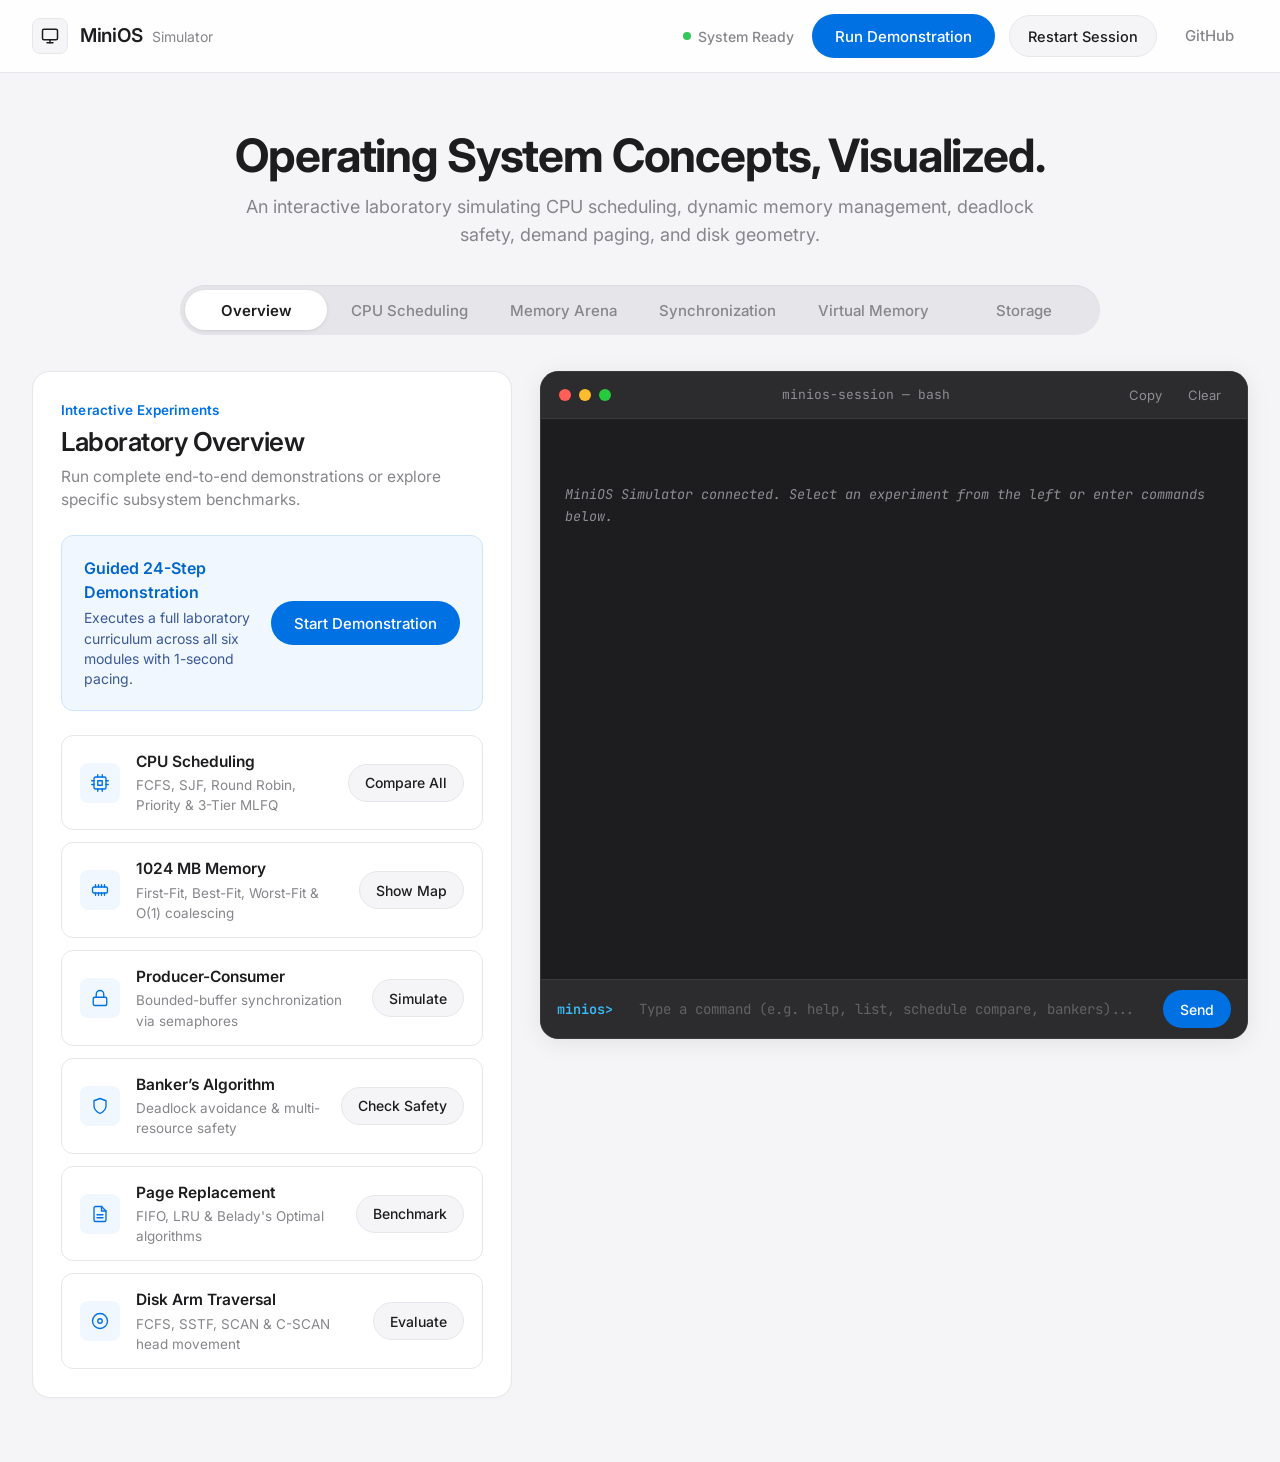
<file: index.html>
<!DOCTYPE html>
<html lang="en">
<head>
  <meta charset="UTF-8">
  <meta name="viewport" content="width=device-width, initial-scale=1.0">
  <title>MiniOS — Operating System Simulator</title>
  <link rel="preconnect" href="https://fonts.googleapis.com">
  <link rel="preconnect" href="https://fonts.gstatic.com" crossorigin>
  <link href="https://fonts.googleapis.com/css2?family=Inter:wght@400;500;600;700&family=JetBrains+Mono:wght@400;500&display=swap" rel="stylesheet">
  <link rel="stylesheet" href="style.css?v=3.2">
</head>
<body>

  <!-- Top Navigation Bar (Apple Minimal Light) -->
  <header class="navbar">
    <div class="nav-container">
      <div class="nav-brand">
        <div class="nav-logo">
          <svg width="18" height="18" viewBox="0 0 24 24" fill="none" stroke="currentColor" stroke-width="2" stroke-linecap="round" stroke-linejoin="round">
            <rect x="2" y="3" width="20" height="14" rx="2" ry="2"></rect>
            <line x1="8" y1="21" x2="16" y2="21"></line>
            <line x1="12" y1="17" x2="12" y2="21"></line>
          </svg>
        </div>
        <div>
          <span class="brand-title">MiniOS</span>
          <span class="brand-tag">Simulator</span>
        </div>
      </div>

      <div class="nav-actions">
        <span class="status-indicator" id="statusBadge">
          <span class="status-dot"></span>
          System Ready
        </span>
        <button class="btn btn-primary" id="fullDemoBtn" onclick="toggleFullDemo()">Run Demonstration</button>
        <button class="btn btn-secondary" onclick="resetSession()">Restart Session</button>
        <a href="https://github.com/aarushdubey/MiniOS" target="_blank" class="nav-link">GitHub</a>
      </div>
    </div>
  </header>

  <!-- Main Content Lane -->
  <main class="page-body">
    <div class="content-wrapper">

      <!-- Hero Header -->
      <section class="hero-header">
        <h1 class="hero-title">Operating System Concepts, Visualized.</h1>
        <p class="hero-subtext">
          An interactive laboratory simulating CPU scheduling, dynamic memory management, deadlock safety, demand paging, and disk geometry.
        </p>
      </section>

      <!-- Apple Segmented Control (Module Switcher) -->
      <nav class="segmented-control" role="tablist">
        <button class="seg-btn active" onclick="switchTab('overview')" id="tabBtn-overview" role="tab" aria-selected="true">
          <span>Overview</span>
        </button>
        <button class="seg-btn" onclick="switchTab('cpu')" id="tabBtn-cpu" role="tab" aria-selected="false">
          <span>CPU Scheduling</span>
        </button>
        <button class="seg-btn" onclick="switchTab('memory')" id="tabBtn-memory" role="tab" aria-selected="false">
          <span>Memory Arena</span>
        </button>
        <button class="seg-btn" onclick="switchTab('sync')" id="tabBtn-sync" role="tab" aria-selected="false">
          <span>Synchronization</span>
        </button>
        <button class="seg-btn" onclick="switchTab('paging')" id="tabBtn-paging" role="tab" aria-selected="false">
          <span>Virtual Memory</span>
        </button>
        <button class="seg-btn" onclick="switchTab('disk')" id="tabBtn-disk" role="tab" aria-selected="false">
          <span>Storage</span>
        </button>
      </nav>

      <!-- Workspace: 2-Column Split (Module Controls + macOS Terminal Window) -->
      <div class="workspace-grid">

        <!-- Left Column: Active Module Panel -->
        <section class="panel-column">

          <!-- TAB 1: OVERVIEW & QUICK TOUR -->
          <div class="module-card tab-pane active" id="tab-overview">
            <div class="card-header-clean">
              <span class="card-eyebrow">Interactive Experiments</span>
              <h2 class="card-title">Laboratory Overview</h2>
              <p class="card-desc">Run complete end-to-end demonstrations or explore specific subsystem benchmarks.</p>
            </div>

            <!-- Hero Action Box -->
            <div class="hero-action-box">
              <div class="action-box-content">
                <h3>Guided 24-Step Demonstration</h3>
                <p>Executes a full laboratory curriculum across all six modules with 1-second pacing.</p>
              </div>
              <button class="btn btn-primary" onclick="toggleFullDemo()">Start Demonstration</button>
            </div>

            <div class="overview-grid">
              <!-- Item 1: CPU Scheduling -->
              <div class="overview-tile" onclick="switchTab('cpu')">
                <div class="tile-icon">
                  <svg width="18" height="18" viewBox="0 0 24 24" fill="none" stroke="currentColor" stroke-width="1.8" stroke-linecap="round" stroke-linejoin="round">
                    <rect x="4" y="4" width="16" height="16" rx="2"></rect>
                    <rect x="9" y="9" width="6" height="6"></rect>
                    <path d="M9 1v3M15 1v3M9 20v3M15 20v3M20 9h3M20 14h3M1 9h3M1 14h3"></path>
                  </svg>
                </div>
                <div class="tile-body">
                  <h4>CPU Scheduling</h4>
                  <p>FCFS, SJF, Round Robin, Priority &amp; 3-Tier MLFQ</p>
                </div>
                <button class="btn btn-secondary btn-sm" onclick="event.stopPropagation(); runCommand('schedule compare')">Compare All</button>
              </div>

              <!-- Item 2: Memory Arena -->
              <div class="overview-tile" onclick="switchTab('memory')">
                <div class="tile-icon">
                  <svg width="18" height="18" viewBox="0 0 24 24" fill="none" stroke="currentColor" stroke-width="1.8" stroke-linecap="round" stroke-linejoin="round">
                    <path d="M6 19v-3M10 19v-3M14 19v-3M18 19v-3M6 8V5M10 8V5M14 8V5M18 8V5"></path>
                    <rect x="2" y="8" width="20" height="8" rx="2"></rect>
                  </svg>
                </div>
                <div class="tile-body">
                  <h4>1024 MB Memory</h4>
                  <p>First-Fit, Best-Fit, Worst-Fit &amp; O(1) coalescing</p>
                </div>
                <button class="btn btn-secondary btn-sm" onclick="event.stopPropagation(); runCommand('mem_status')">Show Map</button>
              </div>

              <!-- Item 3: Concurrency -->
              <div class="overview-tile" onclick="switchTab('sync')">
                <div class="tile-icon">
                  <svg width="18" height="18" viewBox="0 0 24 24" fill="none" stroke="currentColor" stroke-width="1.8" stroke-linecap="round" stroke-linejoin="round">
                    <rect x="3" y="11" width="18" height="11" rx="2" ry="2"></rect>
                    <path d="M7 11V7a5 5 0 0 1 10 0v4"></path>
                  </svg>
                </div>
                <div class="tile-body">
                  <h4>Producer-Consumer</h4>
                  <p>Bounded-buffer synchronization via semaphores</p>
                </div>
                <button class="btn btn-secondary btn-sm" onclick="event.stopPropagation(); runCommand('producer_consumer')">Simulate</button>
              </div>

              <!-- Item 4: Deadlocks -->
              <div class="overview-tile" onclick="switchTab('sync')">
                <div class="tile-icon">
                  <svg width="18" height="18" viewBox="0 0 24 24" fill="none" stroke="currentColor" stroke-width="1.8" stroke-linecap="round" stroke-linejoin="round">
                    <path d="M12 22s8-4 8-10V5l-8-3-8 3v7c0 6 8 10 8 10z"></path>
                  </svg>
                </div>
                <div class="tile-body">
                  <h4>Banker’s Algorithm</h4>
                  <p>Deadlock avoidance &amp; multi-resource safety</p>
                </div>
                <button class="btn btn-secondary btn-sm" onclick="event.stopPropagation(); runBankers()">Check Safety</button>
              </div>

              <!-- Item 5: Virtual Memory -->
              <div class="overview-tile" onclick="switchTab('paging')">
                <div class="tile-icon">
                  <svg width="18" height="18" viewBox="0 0 24 24" fill="none" stroke="currentColor" stroke-width="1.8" stroke-linecap="round" stroke-linejoin="round">
                    <path d="M14 2H6a2 2 0 0 0-2 2v16a2 2 0 0 0 2 2h12a2 2 0 0 0 2-2V8z"></path>
                    <polyline points="14 2 14 8 20 8"></polyline>
                    <line x1="16" y1="13" x2="8" y2="13"></line>
                    <line x1="16" y1="17" x2="8" y2="17"></line>
                  </svg>
                </div>
                <div class="tile-body">
                  <h4>Page Replacement</h4>
                  <p>FIFO, LRU &amp; Belady's Optimal algorithms</p>
                </div>
                <button class="btn btn-secondary btn-sm" onclick="event.stopPropagation(); runPage('compare')">Benchmark</button>
              </div>

              <!-- Item 6: Disk Arm -->
              <div class="overview-tile" onclick="switchTab('disk')">
                <div class="tile-icon">
                  <svg width="18" height="18" viewBox="0 0 24 24" fill="none" stroke="currentColor" stroke-width="1.8" stroke-linecap="round" stroke-linejoin="round">
                    <circle cx="12" cy="12" r="10"></circle>
                    <circle cx="12" cy="12" r="3"></circle>
                  </svg>
                </div>
                <div class="tile-body">
                  <h4>Disk Arm Traversal</h4>
                  <p>FCFS, SSTF, SCAN &amp; C-SCAN head movement</p>
                </div>
                <button class="btn btn-secondary btn-sm" onclick="event.stopPropagation(); runDisk('compare')">Evaluate</button>
              </div>
            </div>
          </div>

          <!-- TAB 2: CPU SCHEDULING -->
          <div class="module-card tab-pane" id="tab-cpu">
            <div class="card-header-clean">
              <span class="card-eyebrow">Process Management</span>
              <h2 class="card-title">CPU Scheduling &amp; Dispatching</h2>
              <p class="card-desc">Create processes in the Process Table (PCB) and test dispatching policies.</p>
            </div>

            <!-- Form: Create Process -->
            <div class="form-section">
              <label class="section-label">Create Process</label>
              <div class="input-grid-4">
                <div class="field">
                  <span class="field-label">Name</span>
                  <input type="text" id="procName" value="P1" placeholder="P1">
                </div>
                <div class="field">
                  <span class="field-label">Burst (ms)</span>
                  <input type="number" id="procBurst" value="5" min="1">
                </div>
                <div class="field">
                  <span class="field-label">Priority</span>
                  <input type="number" id="procPriority" value="2" min="1" max="10">
                </div>
                <div class="field">
                  <span class="field-label">Arrival</span>
                  <input type="number" id="procArrival" value="0" min="0">
                </div>
              </div>

              <div class="button-row">
                <button class="btn btn-primary btn-sm" onclick="createProcess()">Add Process</button>
                <button class="btn btn-secondary btn-sm" onclick="loadSampleProcesses()">Load Workload (P1–P5)</button>
                <button class="btn btn-secondary btn-sm" onclick="runCommand('list')">Inspect Process Table</button>
                <button class="btn btn-outline-danger btn-sm" onclick="runCommand('clear_all')">Clear All</button>
              </div>
            </div>

            <!-- Form: Schedulers -->
            <div class="form-section">
              <label class="section-label">Run Scheduling Algorithms</label>
              <div class="button-wrap">
                <button class="btn btn-secondary btn-sm" onclick="runCommand('schedule fcfs')">FCFS</button>
                <button class="btn btn-secondary btn-sm" onclick="runCommand('schedule sjf')">SJF (Shortest Job)</button>
                <button class="btn btn-secondary btn-sm" onclick="runCommand('schedule priority')">Priority</button>
                <button class="btn btn-secondary btn-sm" onclick="runCommand('schedule mlfq')">MLFQ (3 Tiers)</button>
              </div>

              <!-- Round Robin Row -->
              <div class="inline-control-row">
                <span class="inline-label">Round Robin Quantum:</span>
                <input type="number" id="rrQuantum" value="2" min="1" class="compact-input">
                <button class="btn btn-secondary btn-sm" onclick="runRR()">Run RR</button>
              </div>

              <!-- Compare All CTA -->
              <div class="cta-banner">
                <button class="btn btn-primary w-full" onclick="runCommand('schedule compare')">
                  Compare All Scheduling Policies Side-by-Side
                </button>
              </div>
            </div>

            <!-- Terminate Process -->
            <div class="form-section">
              <div class="inline-control-row">
                <span class="inline-label">Terminate Process by PID:</span>
                <input type="number" id="killPid" value="0" min="0" class="compact-input">
                <button class="btn btn-outline-danger btn-sm" onclick="killProcess()">Terminate</button>
              </div>
            </div>
          </div>

          <!-- TAB 3: MEMORY MANAGEMENT -->
          <div class="module-card tab-pane" id="tab-memory">
            <div class="card-header-clean">
              <span class="card-eyebrow">Memory Management</span>
              <h2 class="card-title">1024 MB Dynamic Memory Arena</h2>
              <p class="card-desc">Contiguous partition allocation with First-Fit, Best-Fit, Worst-Fit and bidirectional coalescing.</p>
            </div>

            <div class="form-section">
              <label class="section-label">Memory Request</label>
              <div class="input-grid-3">
                <div class="field">
                  <span class="field-label">Process Tag</span>
                  <input type="text" id="memProcName" value="P1">
                </div>
                <div class="field">
                  <span class="field-label">Size (MB)</span>
                  <input type="number" id="memSize" value="128" min="1" max="1024">
                </div>
                <div class="field">
                  <span class="field-label">Placement Policy</span>
                  <select id="memPolicy" class="select-field">
                    <option value="ff">First Fit (ff)</option>
                    <option value="bf">Best Fit (bf)</option>
                    <option value="wf">Worst Fit (wf)</option>
                  </select>
                </div>
              </div>

              <div class="button-row">
                <button class="btn btn-primary btn-sm" onclick="allocMemory()">Allocate Block</button>
                <button class="btn btn-secondary btn-sm" onclick="freeMemory()">Free Block</button>
                <button class="btn btn-secondary btn-sm" onclick="runCommand('mem_status')">Inspect Memory Arena</button>
                <button class="btn btn-outline-danger btn-sm" onclick="runCommand('mem_reset')">Reset Arena</button>
              </div>
            </div>

            <div class="note-box">
              <strong>Coalescing Mechanism:</strong> When a memory block is freed, MiniOS inspects adjacent neighbor nodes in the doubly-linked arena and merges them in O(1) time to eliminate external fragmentation.
            </div>
          </div>

          <!-- TAB 4: CONCURRENCY & DEADLOCKS -->
          <div class="module-card tab-pane" id="tab-sync">
            <div class="card-header-clean">
              <span class="card-eyebrow">Synchronization &amp; Deadlocks</span>
              <h2 class="card-title">Concurrency &amp; Safety Verification</h2>
              <p class="card-desc">Inspect Dijkstra’s counting semaphores and evaluate resource-allocation safety states.</p>
            </div>

            <!-- Bounded Buffer -->
            <div class="form-section">
              <label class="section-label">Producer-Consumer (5-Slot Bounded Buffer)</label>
              <p class="field-help">Governed by counting semaphores <code>empty=5</code>, <code>full=0</code>, and binary semaphore <code>mutex=1</code>.</p>
              <div class="button-row">
                <button class="btn btn-primary btn-sm" onclick="runCommand('producer_consumer')">Run Full Simulation</button>
                <button class="btn btn-secondary btn-sm" onclick="runCommand('sync_produce')">Produce Item</button>
                <button class="btn btn-secondary btn-sm" onclick="runCommand('sync_consume')">Consume Item</button>
              </div>
            </div>

            <!-- Banker's Algorithm -->
            <div class="form-section">
              <label class="section-label">Banker’s Deadlock Avoidance Algorithm</label>
              <p class="field-help">Verifies whether resources can be allocated without leading to circular wait (Dijkstra’s safety condition: <code>Need[i] &le; Work</code>).</p>
              <div class="button-row">
                <button class="btn btn-primary btn-sm" onclick="runBankers()">Evaluate Banker's Safety</button>
              </div>
            </div>
          </div>

          <!-- TAB 5: VIRTUAL MEMORY -->
          <div class="module-card tab-pane" id="tab-paging">
            <div class="card-header-clean">
              <span class="card-eyebrow">Virtual Memory</span>
              <h2 class="card-title">Page Replacement Algorithms</h2>
              <p class="card-desc">Simulate demand paging page faults and quantify hit ratios across physical frames.</p>
            </div>

            <div class="form-section">
              <label class="section-label">Paging Configuration</label>
              <div class="input-grid-2">
                <div class="field" style="max-width: 130px;">
                  <span class="field-label">Frames</span>
                  <input type="number" id="pageFrames" value="3" min="1" max="10">
                </div>
                <div class="field">
                  <span class="field-label">Reference String</span>
                  <input type="text" id="pageRef" value="7,0,1,2,0,3,0,4,2,3,0,3">
                </div>
              </div>

              <div class="button-row">
                <button class="btn btn-secondary btn-sm" onclick="runPage('fifo')">FIFO</button>
                <button class="btn btn-secondary btn-sm" onclick="runPage('lru')">LRU</button>
                <button class="btn btn-secondary btn-sm" onclick="runPage('optimal')">Optimal (Bélády)</button>
                <button class="btn btn-primary btn-sm" onclick="runPage('compare')">Compare Page Policies</button>
              </div>
            </div>

            <div class="preset-pills">
              <span class="inline-label">Workload Presets:</span>
              <button class="pill-chip" onclick="document.getElementById('pageRef').value='7,0,1,2,0,3,0,4,2,3,0,3'; runPage('compare');">Textbook String (12 refs)</button>
              <button class="pill-chip" onclick="document.getElementById('pageRef').value='1,2,3,4,1,2,5,1,2,3,4,5'; runPage('compare');">Bélády’s Anomaly String</button>
            </div>
          </div>

          <!-- TAB 6: DISK ARM SCHEDULING -->
          <div class="module-card tab-pane" id="tab-disk">
            <div class="card-header-clean">
              <span class="card-eyebrow">Secondary Storage</span>
              <h2 class="card-title">Disk Arm Head Scheduling</h2>
              <p class="card-desc">Simulate mechanical seek movements across a 200-cylinder magnetic disk track.</p>
            </div>

            <div class="form-section">
              <label class="section-label">Disk Request Queue</label>
              <div class="input-grid-2">
                <div class="field" style="max-width: 140px;">
                  <span class="field-label">Initial Head (0-199)</span>
                  <input type="number" id="diskHead" value="53" min="0" max="199">
                </div>
                <div class="field">
                  <span class="field-label">Cylinder Requests</span>
                  <input type="text" id="diskRequests" value="98,183,37,122,14,124,65,67">
                </div>
              </div>

              <div class="button-row">
                <button class="btn btn-secondary btn-sm" onclick="runDisk('fcfs')">FCFS</button>
                <button class="btn btn-secondary btn-sm" onclick="runDisk('sstf')">SSTF (Shortest Seek)</button>
                <button class="btn btn-secondary btn-sm" onclick="runDisk('scan')">SCAN (Elevator)</button>
                <button class="btn btn-secondary btn-sm" onclick="runDisk('cscan')">C-SCAN (Circular)</button>
                <button class="btn btn-primary btn-sm" onclick="runDisk('compare')">Compare Seek Trajectories</button>
              </div>
            </div>

            <div class="note-box">
              <strong>Observation:</strong> SSTF reduces head movement by over 60% relative to FCFS, while SCAN and C-SCAN prevent cylinder starvation.
            </div>
          </div>

        </section>

        <!-- Right Column: macOS Terminal Window (Clean Monospace Console) -->
        <section class="console-column">
          <div class="mac-window">
            
            <!-- Window Titlebar -->
            <div class="window-titlebar">
              <div class="traffic-lights">
                <span class="light red" onclick="clearTerminal()" title="Clear"></span>
                <span class="light yellow" onclick="resetSession()" title="Restart"></span>
                <span class="light green" onclick="toggleFullDemo()" title="Run Demo"></span>
              </div>
              <div class="window-title" id="terminalTitle">minios-session — bash</div>
              <div class="window-actions">
                <button class="window-btn" onclick="copyTerminalText()" title="Copy Output">Copy</button>
                <button class="window-btn" onclick="clearTerminal()" title="Clear Output">Clear</button>
              </div>
            </div>

            <!-- Console Body -->
            <div class="terminal-body" id="terminalOutput">
              <div class="welcome-text">MiniOS Simulator connected. Select an experiment from the left or enter commands below.</div>
            </div>

            <!-- Command Line Input Bar -->
            <div class="command-bar">
              <span class="command-prompt">minios&gt;</span>
              <input type="text" id="cliInput" placeholder="Type a command (e.g. help, list, schedule compare, bankers)..." autocomplete="off">
              <button class="btn btn-primary btn-sm" id="sendBtn" onclick="handleCliSend()">Send</button>
            </div>

          </div>
        </section>

      </div>

    </div>
  </main>

  <script src="app.js?v=3.1"></script>
</body>
</html>
</file>
<file: style.css>
/* MiniOS — Apple Minimal Light Design System */

:root {
  /* Apple Minimal Light Palette */
  --primary: #0071E3;
  --secondary: #0066CC;
  --tertiary: #1D1D1F;
  --neutral: #F5F5F7;
  --surface: #FFFFFF;
  --on-surface: #1D1D1F;
  --border: #E5E7EB;
  --border-strong: #D1D5DB;
  --muted: #86868B;
  --error: #D92D20;
  --success: #34C759;

  /* Terminal Window Palette */
  --term-bg: #1D1D1F;
  --term-header: #2C2C2E;
  --term-border: #3A3A3C;
  --term-text: #F5F5F7;
  --term-muted: #8E8E93;

  /* Typography Stack (Apple SF Pro & Inter metric parity) */
  --font-sans: "SF Pro Display", "SF Pro Text", "SF Pro", -apple-system, BlinkMacSystemFont, "Inter", "Helvetica Neue", Helvetica, Arial, sans-serif;
  --font-mono: "SF Mono", "JetBrains Mono", Menlo, Monaco, Consolas, "Liberation Mono", monospace;

  /* Radii */
  --radius-sm: 8px;
  --radius-md: 12px;
  --radius-lg: 18px;
  --radius-xl: 24px;
  --radius-full: 9999px;

  /* Transitions */
  --ease-apple: cubic-bezier(0.16, 1, 0.3, 1);
}

/* Global Reset */
* {
  box-sizing: border-box;
  margin: 0;
  padding: 0;
  -webkit-font-smoothing: antialiased;
  -moz-osx-font-smoothing: grayscale;
}

body {
  background-color: var(--neutral);
  color: var(--on-surface);
  font-family: var(--font-sans);
  font-size: 16px;
  line-height: 1.5;
  min-height: 100vh;
  display: flex;
  flex-direction: column;
  overflow-x: hidden;
}

/* ==========================================================================
   Top Navigation Bar (Apple Style Minimal)
   ========================================================================== */
.navbar {
  position: sticky;
  top: 0;
  z-index: 100;
  background: rgba(255, 255, 255, 0.88);
  backdrop-filter: blur(20px);
  -webkit-backdrop-filter: blur(20px);
  border-bottom: 1px solid var(--border);
}

.nav-container {
  max-width: 1400px;
  margin: 0 auto;
  padding: 14px 32px;
  display: flex;
  align-items: center;
  justify-content: space-between;
}

.nav-brand {
  display: flex;
  align-items: center;
  gap: 12px;
}

.nav-logo {
  width: 36px;
  height: 36px;
  border-radius: var(--radius-sm);
  background: var(--neutral);
  border: 1px solid var(--border);
  display: flex;
  align-items: center;
  justify-content: center;
  color: var(--tertiary);
}

.brand-title {
  font-size: 19px;
  font-weight: 600;
  color: var(--tertiary);
  letter-spacing: -0.015em;
}

.brand-tag {
  font-size: 14px;
  color: var(--muted);
  margin-left: 6px;
  font-weight: 400;
}

.nav-actions {
  display: flex;
  align-items: center;
  gap: 14px;
}

.status-indicator {
  display: inline-flex;
  align-items: center;
  gap: 7px;
  font-size: 14px;
  color: var(--muted);
  font-weight: 500;
  margin-right: 4px;
}

.status-dot {
  width: 8px;
  height: 8px;
  border-radius: 50%;
  background-color: var(--success);
}

.nav-link {
  font-size: 15px;
  color: var(--muted);
  text-decoration: none;
  padding: 8px 14px;
  border-radius: var(--radius-full);
  transition: color 0.15s ease;
  font-weight: 500;
}

.nav-link:hover {
  color: var(--primary);
}

/* ==========================================================================
   Page Body & Centered Editorial Container
   ========================================================================== */
.page-body {
  flex: 1;
  padding: 32px 32px 64px;
}

.content-wrapper {
  max-width: 1400px;
  margin: 0 auto;
}

/* Hero Section */
.hero-header {
  text-align: center;
  padding: 24px 0 36px;
  max-width: 820px;
  margin: 0 auto;
}

.hero-title {
  font-size: 46px;
  font-weight: 700;
  line-height: 1.14;
  letter-spacing: -0.025em;
  color: var(--tertiary);
  margin-bottom: 12px;
}

.hero-subtext {
  font-size: 18px;
  line-height: 1.55;
  color: var(--muted);
  font-weight: 400;
}

/* ==========================================================================
   Apple Segmented Control (Module Selector Pill Bar)
   ========================================================================== */
.segmented-control {
  display: flex;
  align-items: center;
  justify-content: center;
  gap: 6px;
  background-color: #E5E5EA;
  padding: 5px;
  border-radius: var(--radius-full);
  max-width: 920px;
  margin: 0 auto 36px;
  box-shadow: inset 0 1px 2px rgba(0, 0, 0, 0.04);
}

.seg-btn {
  flex: 1;
  padding: 10px 18px;
  font-size: 15px;
  font-weight: 500;
  font-family: var(--font-sans);
  color: var(--muted);
  background: transparent;
  border: none;
  border-radius: var(--radius-full);
  cursor: pointer;
  transition: all 0.2s var(--ease-apple);
  white-space: nowrap;
  display: flex;
  align-items: center;
  justify-content: center;
  height: 40px;
}

.seg-btn:hover {
  color: var(--tertiary);
}

.seg-btn.active {
  background-color: var(--surface);
  color: var(--tertiary);
  font-weight: 600;
  box-shadow: 0 1px 4px rgba(0, 0, 0, 0.08), 0 1px 1px rgba(0, 0, 0, 0.03);
}

/* ==========================================================================
   Workspace Grid (2-Column Split: Controls + macOS Terminal Window)
   ========================================================================== */
.workspace-grid {
  display: grid;
  grid-template-columns: 480px 1fr;
  gap: 28px;
  align-items: start;
}

/* ==========================================================================
   Module Card Components (Apple Style Cards)
   ========================================================================== */
.panel-column {
  min-width: 0;
}

.module-card {
  background-color: var(--surface);
  border: 1px solid var(--border);
  border-radius: var(--radius-lg);
  padding: 28px;
  box-shadow: 0 1px 3px rgba(0, 0, 0, 0.02);
}

.tab-pane {
  display: none;
}

.tab-pane.active {
  display: block;
  animation: fadeIn 0.2s var(--ease-apple);
}

@keyframes fadeIn {
  from { opacity: 0; transform: translateY(4px); }
  to { opacity: 1; transform: translateY(0); }
}

.card-header-clean {
  margin-bottom: 24px;
}

.card-eyebrow {
  display: block;
  font-size: 13.5px;
  font-weight: 600;
  color: var(--primary);
  margin-bottom: 6px;
  letter-spacing: 0.01em;
}

.card-title {
  font-size: 26px;
  font-weight: 600;
  letter-spacing: -0.018em;
  color: var(--tertiary);
  margin-bottom: 6px;
  line-height: 1.25;
}

.card-desc {
  font-size: 15.5px;
  color: var(--muted);
  line-height: 1.5;
  font-weight: 400;
}

/* Hero Action Box (Overview) */
.hero-action-box {
  display: flex;
  align-items: center;
  justify-content: space-between;
  gap: 18px;
  background-color: #F0F7FF;
  border: 1px solid #D0E4FF;
  border-radius: var(--radius-md);
  padding: 20px 22px;
  margin-bottom: 24px;
}

.action-box-content h3 {
  font-size: 16px;
  font-weight: 600;
  color: var(--secondary);
  margin-bottom: 4px;
}

.action-box-content p {
  font-size: 14px;
  color: #3B5998;
  line-height: 1.45;
}

/* Overview Tiles Grid */
.overview-grid {
  display: grid;
  grid-template-columns: 1fr;
  gap: 12px;
}

.overview-tile {
  display: flex;
  align-items: center;
  gap: 16px;
  padding: 14px 18px;
  border-radius: var(--radius-md);
  border: 1px solid var(--border);
  background-color: var(--surface);
  transition: all 0.15s ease;
  cursor: pointer;
}

.overview-tile:hover {
  background-color: var(--neutral);
  border-color: var(--border-strong);
}

.tile-icon {
  width: 40px;
  height: 40px;
  border-radius: var(--radius-sm);
  background-color: #F0F7FF;
  color: var(--primary);
  display: flex;
  align-items: center;
  justify-content: center;
  flex-shrink: 0;
}

.tile-icon svg {
  display: block;
}

.tile-body {
  flex: 1;
}

.tile-body h4 {
  font-size: 15.5px;
  font-weight: 600;
  color: var(--tertiary);
  margin-bottom: 2px;
}

.tile-body p {
  font-size: 13.5px;
  color: var(--muted);
}

/* Forms & Fields */
.form-section {
  padding-bottom: 22px;
  margin-bottom: 22px;
  border-bottom: 1px solid var(--border);
}

.form-section:last-child {
  border-bottom: none;
  padding-bottom: 0;
  margin-bottom: 0;
}

.section-label {
  display: block;
  font-size: 14.5px;
  font-weight: 600;
  color: var(--tertiary);
  margin-bottom: 12px;
  letter-spacing: -0.01em;
}

.field-help {
  font-size: 14px;
  color: var(--muted);
  margin-bottom: 14px;
  line-height: 1.5;
}

.field-help code {
  font-family: var(--font-mono);
  background-color: var(--neutral);
  padding: 2px 6px;
  border-radius: 4px;
  font-size: 13px;
  color: var(--tertiary);
}

.input-grid-4 {
  display: grid;
  grid-template-columns: repeat(4, 1fr);
  gap: 12px;
  margin-bottom: 14px;
}

.input-grid-3 {
  display: grid;
  grid-template-columns: repeat(3, 1fr);
  gap: 12px;
  margin-bottom: 14px;
}

.input-grid-2 {
  display: grid;
  grid-template-columns: auto 1fr;
  gap: 12px;
  margin-bottom: 14px;
}

.field {
  display: flex;
  flex-direction: column;
  gap: 6px;
}

.field-label {
  font-size: 13.5px;
  font-weight: 500;
  color: var(--muted);
}

input[type="text"],
input[type="number"],
select.select-field {
  background-color: var(--surface);
  border: 1px solid var(--border);
  color: var(--tertiary);
  padding: 10px 14px;
  border-radius: var(--radius-md);
  font-size: 15px;
  font-family: var(--font-sans);
  outline: none;
  width: 100%;
  height: 42px;
  transition: border-color 0.15s ease, box-shadow 0.15s ease;
}

input:focus,
select:focus {
  border-color: var(--primary);
  box-shadow: 0 0 0 3px rgba(0, 113, 227, 0.12);
}

.compact-input {
  width: 76px !important;
  text-align: center;
  font-size: 15px;
}

.inline-control-row {
  display: flex;
  align-items: center;
  gap: 12px;
  margin-top: 14px;
}

.inline-label {
  font-size: 14.5px;
  color: var(--tertiary);
  font-weight: 500;
}

.button-row {
  display: flex;
  flex-wrap: wrap;
  align-items: center;
  gap: 10px;
}

.button-wrap {
  display: flex;
  flex-wrap: wrap;
  gap: 10px;
  margin-bottom: 14px;
}

.cta-banner {
  margin-top: 16px;
}

.w-full {
  width: 100%;
}

.note-box {
  background-color: var(--neutral);
  border-radius: var(--radius-md);
  padding: 14px 18px;
  font-size: 14px;
  line-height: 1.5;
  color: var(--muted);
}

.note-box strong {
  color: var(--tertiary);
}

.preset-pills {
  display: flex;
  align-items: center;
  flex-wrap: wrap;
  gap: 10px;
  margin-top: 14px;
}

.pill-chip {
  background-color: var(--neutral);
  border: 1px solid var(--border);
  border-radius: var(--radius-full);
  padding: 7px 16px;
  font-size: 13.5px;
  font-weight: 500;
  color: var(--secondary);
  cursor: pointer;
  font-family: var(--font-sans);
  transition: all 0.15s ease;
}

.pill-chip:hover {
  background-color: #EAEAEF;
  color: var(--primary);
}

/* ==========================================================================
   Buttons (Apple Capsule Shape with Standard Heights)
   ========================================================================== */
.btn {
  display: inline-flex;
  align-items: center;
  justify-content: center;
  border-radius: var(--radius-full);
  font-family: var(--font-sans);
  font-weight: 500;
  font-size: 15px;
  cursor: pointer;
  text-decoration: none;
  white-space: nowrap;
  transition: all 0.15s ease;
  border: 1px solid transparent;
}

.btn:active {
  transform: scale(0.98);
}

/* Button Primary: Signature Apple Blue */
.btn-primary {
  background-color: var(--primary);
  color: #FFFFFF;
  padding: 11px 22px;
  height: 44px;
}

.btn-primary:hover {
  background-color: var(--secondary);
}

/* Button Secondary: Subtle Gray Capsule */
.btn-secondary {
  background-color: var(--neutral);
  color: var(--tertiary);
  border-color: var(--border);
  padding: 10px 18px;
  height: 42px;
  font-size: 14.5px;
}

.btn-secondary:hover {
  background-color: #EBEBED;
  border-color: var(--border-strong);
}

/* Button Danger Outline */
.btn-outline-danger {
  background-color: transparent;
  color: var(--error);
  border-color: rgba(217, 45, 32, 0.25);
  padding: 10px 18px;
  height: 42px;
  font-size: 14.5px;
}

.btn-outline-danger:hover {
  background-color: #FEF2F2;
  border-color: var(--error);
}

.btn-sm {
  height: 38px;
  padding: 8px 16px;
  font-size: 14px;
}

/* ==========================================================================
   macOS Terminal Window Screen
   ========================================================================== */
.console-column {
  min-width: 0;
}

.mac-window {
  background-color: var(--term-bg);
  border: 1px solid var(--term-border);
  border-radius: var(--radius-lg);
  overflow: hidden;
  display: flex;
  flex-direction: column;
  box-shadow: 0 4px 24px rgba(0, 0, 0, 0.08);
}

.window-titlebar {
  background-color: var(--term-header);
  border-bottom: 1px solid var(--term-border);
  padding: 12px 18px;
  display: flex;
  align-items: center;
  justify-content: space-between;
}

.traffic-lights {
  display: flex;
  align-items: center;
  gap: 8px;
}

.light {
  width: 12px;
  height: 12px;
  border-radius: 50%;
  display: inline-block;
  cursor: pointer;
}

.light.red { background-color: #FF5F56; }
.light.yellow { background-color: #FFBD2E; }
.light.green { background-color: #27C93F; }

.window-title {
  font-family: var(--font-mono);
  font-size: 13px;
  color: var(--term-muted);
  user-select: none;
}

.window-actions {
  display: flex;
  align-items: center;
  gap: 10px;
}

.window-btn {
  background: transparent;
  border: none;
  color: var(--term-muted);
  font-size: 13px;
  font-family: var(--font-sans);
  cursor: pointer;
  padding: 3px 8px;
  border-radius: 4px;
  transition: color 0.15s ease;
}

.window-btn:hover {
  color: var(--term-text);
  background-color: rgba(255, 255, 255, 0.08);
}

/* Terminal Body */
.terminal-body {
  height: 560px;
  overflow-y: auto;
  padding: 22px 24px;
  font-family: var(--font-mono);
  font-size: 13.5px;
  line-height: 1.6;
  color: var(--term-text);
  white-space: pre-wrap;
  word-break: break-word;
}

.terminal-body::-webkit-scrollbar {
  width: 8px;
}

.terminal-body::-webkit-scrollbar-track {
  background: transparent;
}

.terminal-body::-webkit-scrollbar-thumb {
  background: #3A3A3C;
  border-radius: 4px;
}

.welcome-text {
  color: var(--term-muted);
  margin-bottom: 14px;
  font-style: italic;
}

.step-banner {
  background-color: rgba(0, 113, 227, 0.12);
  border-left: 3px solid var(--primary);
  color: #38BDF8;
  padding: 8px 12px;
  margin: 12px 0;
  font-weight: 500;
  font-size: 13.5px;
  border-radius: 0 4px 4px 0;
}

/* ANSI Colors in Terminal */
.ansi-red { color: #F87171; font-weight: 600; }
.ansi-green { color: #4ADE80; font-weight: 600; }
.ansi-yellow { color: #FDE047; }
.ansi-blue { color: #60A5FA; }
.ansi-magenta { color: #F472B6; }
.ansi-cyan { color: #38BDF8; font-weight: 600; }
.ansi-white { color: #F8FAFC; }

/* Interactive Command Bar */
.command-bar {
  background-color: var(--term-header);
  border-top: 1px solid var(--term-border);
  padding: 10px 16px;
  display: flex;
  align-items: center;
  gap: 12px;
}

.command-prompt {
  font-family: var(--font-mono);
  font-size: 13.5px;
  color: #38BDF8;
  font-weight: 600;
  user-select: none;
}

.command-bar input {
  flex: 1;
  background: transparent;
  border: none;
  outline: none;
  color: #FFFFFF;
  font-family: var(--font-mono);
  font-size: 14px;
  height: 38px;
}

.command-bar input::placeholder {
  color: #636366;
}

/* ==========================================================================
   Responsive Adaptability (No cut-off at 100%, 67%, or 125%)
   ========================================================================== */
@media (max-width: 1100px) {
  .workspace-grid {
    grid-template-columns: 1fr;
  }

  .terminal-body {
    height: 460px;
  }
}

@media (max-width: 768px) {
  .page-body {
    padding: 20px 18px 44px;
  }

  .hero-title {
    font-size: 34px;
  }

  .segmented-control {
    flex-wrap: wrap;
    border-radius: var(--radius-md);
  }

  .seg-btn {
    flex: 1 1 45%;
    font-size: 14px;
  }

  .input-grid-4,
  .input-grid-3 {
    grid-template-columns: 1fr 1fr;
  }
}
</file>
